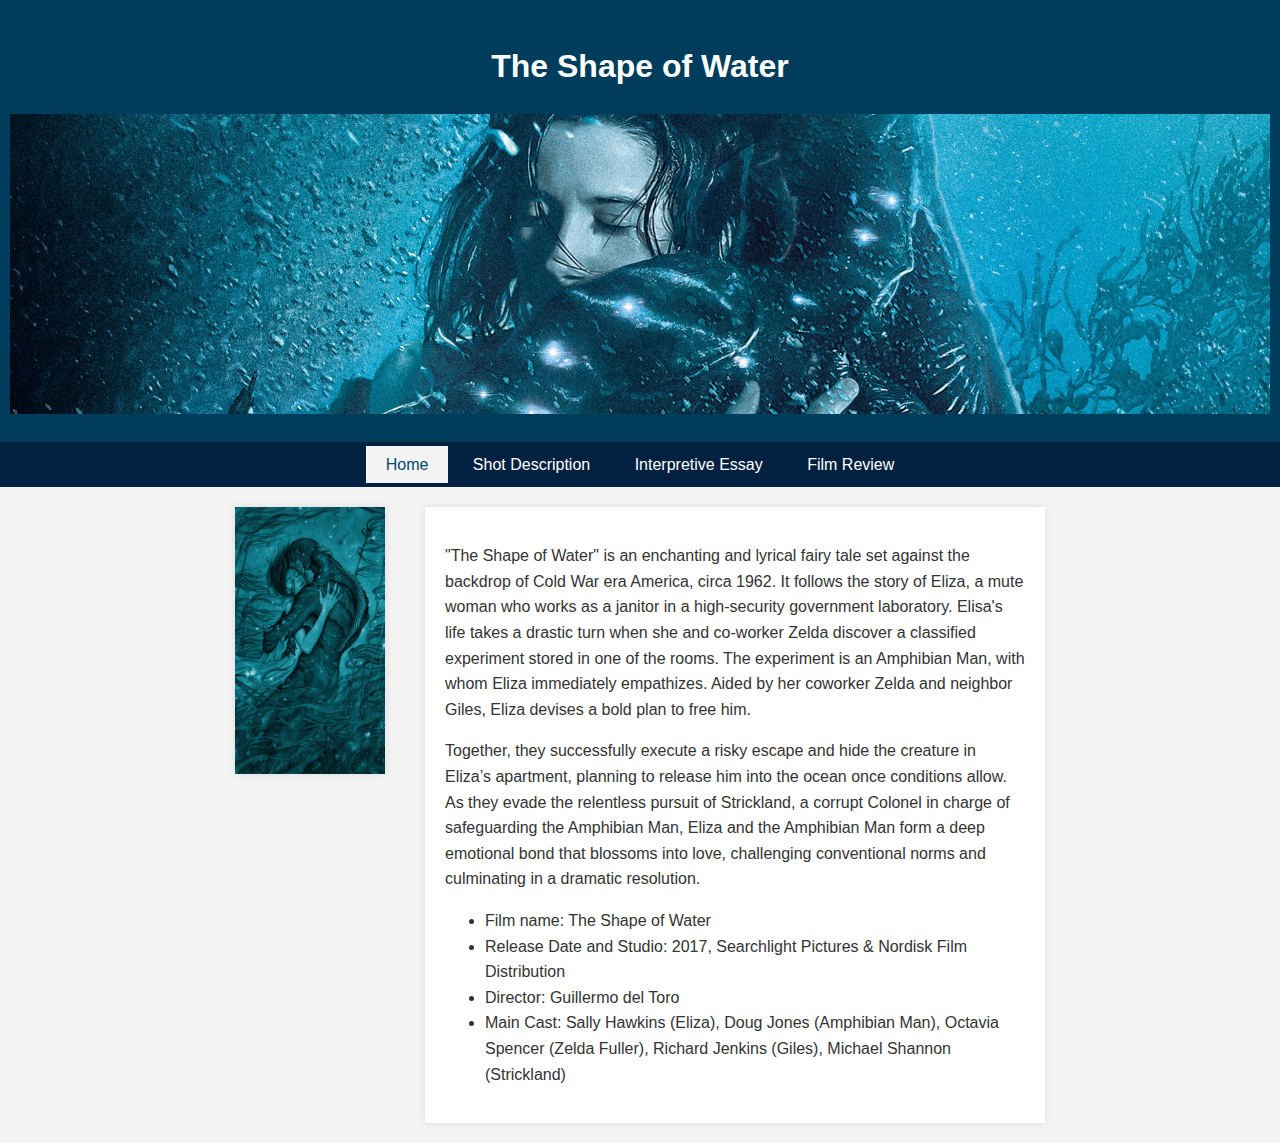
<file: index.html>
<!DOCTYPE html>
<html lang="en">
<head>
    <meta charset="UTF-8">
    <meta name="viewport" content="width=device-width, initial-scale=1.0">
    <title>The Shape of Water Review</title>
    <link rel="stylesheet" type="text/css" href="./css/style.css">
</head>
<body>
    <header>
        <h1>The Shape of Water</h1>
        <img src="images/shapeofwaterheader.jpeg" alt="The Shape of Water Logo">
    </header>
    <nav>
        <a href="index.html" class="active">Home</a>
        <a href="gallery.html">Shot Description</a>
        <a href="about.html">Interpretive Essay</a>
        <a href="contact.html">Film Review</a>
    </nav>
    <div class="content">
        <img src="images/poster1.jpeg" alt="The Shape of Water Movie Poster" class="main-poster">
        <div class="movie-description">
            <p>
                "The Shape of Water" is an enchanting and lyrical fairy tale set against the backdrop of Cold War era America, circa 1962. 
                It follows the story of Eliza, a mute woman who works as a janitor in a high-security government laboratory. 
                Elisa's life takes a drastic turn when she and co-worker Zelda discover a classified experiment stored in one of the rooms.
                The experiment is an Amphibian Man, with whom Eliza immediately empathizes. Aided by her coworker Zelda and neighbor Giles, Eliza devises a bold plan to free him.
            </p>
            <p>
                Together, they successfully execute a risky escape and hide the creature in Eliza’s apartment, planning to release him into the ocean once conditions allow. 
                As they evade the relentless pursuit of Strickland, a corrupt Colonel in charge of safeguarding the Amphibian Man, Eliza and the Amphibian Man form a deep emotional bond that blossoms into love, challenging conventional norms and culminating in a dramatic resolution.
            </p>
            <ul>
                <li>Film name: The Shape of Water</li> 
                <li>Release Date and Studio: 2017, Searchlight Pictures & Nordisk Film Distribution</li>
                <li>Director: Guillermo del Toro</li>
                <li>Main Cast: Sally Hawkins (Eliza), Doug Jones (Amphibian Man), Octavia Spencer (Zelda Fuller), Richard Jenkins (Giles), Michael Shannon (Strickland)</li>
            </ul>
        </div>
    </div>
</body>
</html>
</file>
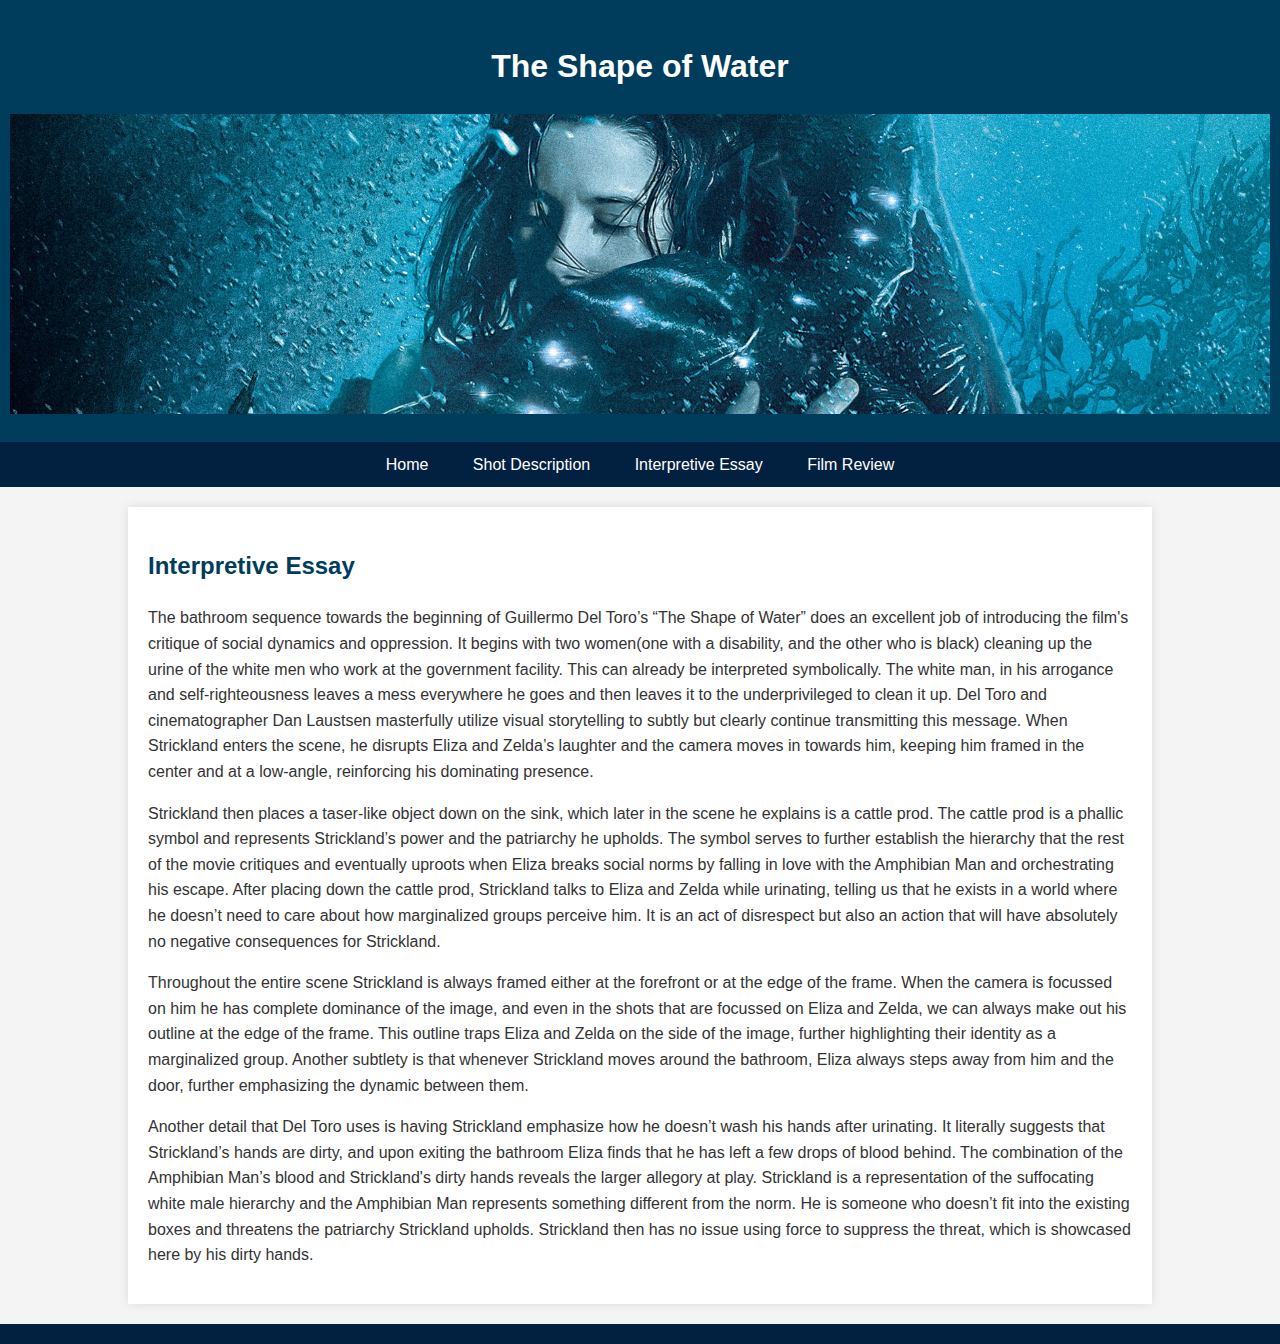
<file: about.html>
<!DOCTYPE html>
<html lang="en">
<head>
    <meta charset="UTF-8">
    <meta name="viewport" content="width=device-width, initial-scale=1.0">
    <title>Interpretive Essay </title>
    <link rel="stylesheet" type="text/css" href="./css/style.css">
</head>
<body>
    <header>
        <h1>The Shape of Water</h1>
        <img src="images/shapeofwaterheader.jpeg" alt="The Shape of Water Logo" >
    </header>
    <nav>
        <a href="index.html">Home</a>
        <a href="gallery.html">Shot Description</a>
        <a href="about.html">Interpretive Essay</a>
        <a href="contact.html">Film Review</a>
    </nav>
    <main class="essay-content">
        <article>
            <h2>Interpretive Essay</h2>
            <p>
                The bathroom sequence towards the beginning of Guillermo Del Toro’s “The Shape of Water” does an excellent job of introducing the film's critique of social dynamics and oppression. It begins with two women(one with a disability, and the other who is black) cleaning up the urine of the white men who work at the government facility. This can already be interpreted symbolically. The white man, in his arrogance and self-righteousness leaves a mess everywhere he goes and then leaves it to the underprivileged to clean it up. Del Toro and cinematographer Dan Laustsen masterfully utilize visual storytelling to subtly but clearly continue transmitting this message. When Strickland enters the scene, he disrupts Eliza and Zelda’s laughter and the camera moves in towards him, keeping him framed in the center and at a low-angle, reinforcing his dominating presence.
            </p>
            <p>
                Strickland then places a taser-like object down on the sink, which later in the scene he explains is a cattle prod. The cattle prod is a phallic symbol and represents Strickland’s power and the patriarchy he upholds. The symbol serves to further establish the hierarchy that the rest of the movie critiques and eventually uproots when Eliza breaks social norms by falling in love with the Amphibian Man and orchestrating his escape. After placing down the cattle prod, Strickland talks to Eliza and Zelda while urinating, telling us that he exists in a world where he doesn’t need to care about how marginalized groups perceive him. It is an act of disrespect but also an action that will have absolutely no negative consequences for Strickland. 
            </p>
            <p>
                Throughout the entire scene Strickland is always framed either at the forefront or at the edge of the frame. When the camera is focussed on him he has complete dominance of the image, and even in the shots that are focussed on Eliza and Zelda, we can always make out his outline at the edge of the frame. This outline traps Eliza and Zelda on the side of the image, further highlighting their identity as a marginalized group. Another subtlety is that whenever Strickland moves around the bathroom, Eliza always steps away from him and the door, further emphasizing the dynamic between them. 

            </p>
            <p>
                Another detail that Del Toro uses is having Strickland emphasize how he doesn’t wash his hands after urinating. It literally suggests that Strickland’s hands are dirty, and upon exiting the bathroom Eliza finds that he has left a few drops of blood behind. The combination of the Amphibian Man’s blood and Strickland's dirty hands reveals the larger allegory at play. Strickland is a representation of the suffocating white male hierarchy and the Amphibian Man represents something different from the norm. He is someone who doesn’t fit into the existing boxes and threatens the patriarchy Strickland upholds. Strickland then has no issue using force to suppress the threat, which is showcased here by his dirty hands.

            </p>
        </article>
    </main>
    <footer>
        <p></p>
    </footer>
</body>
</html>
</file>
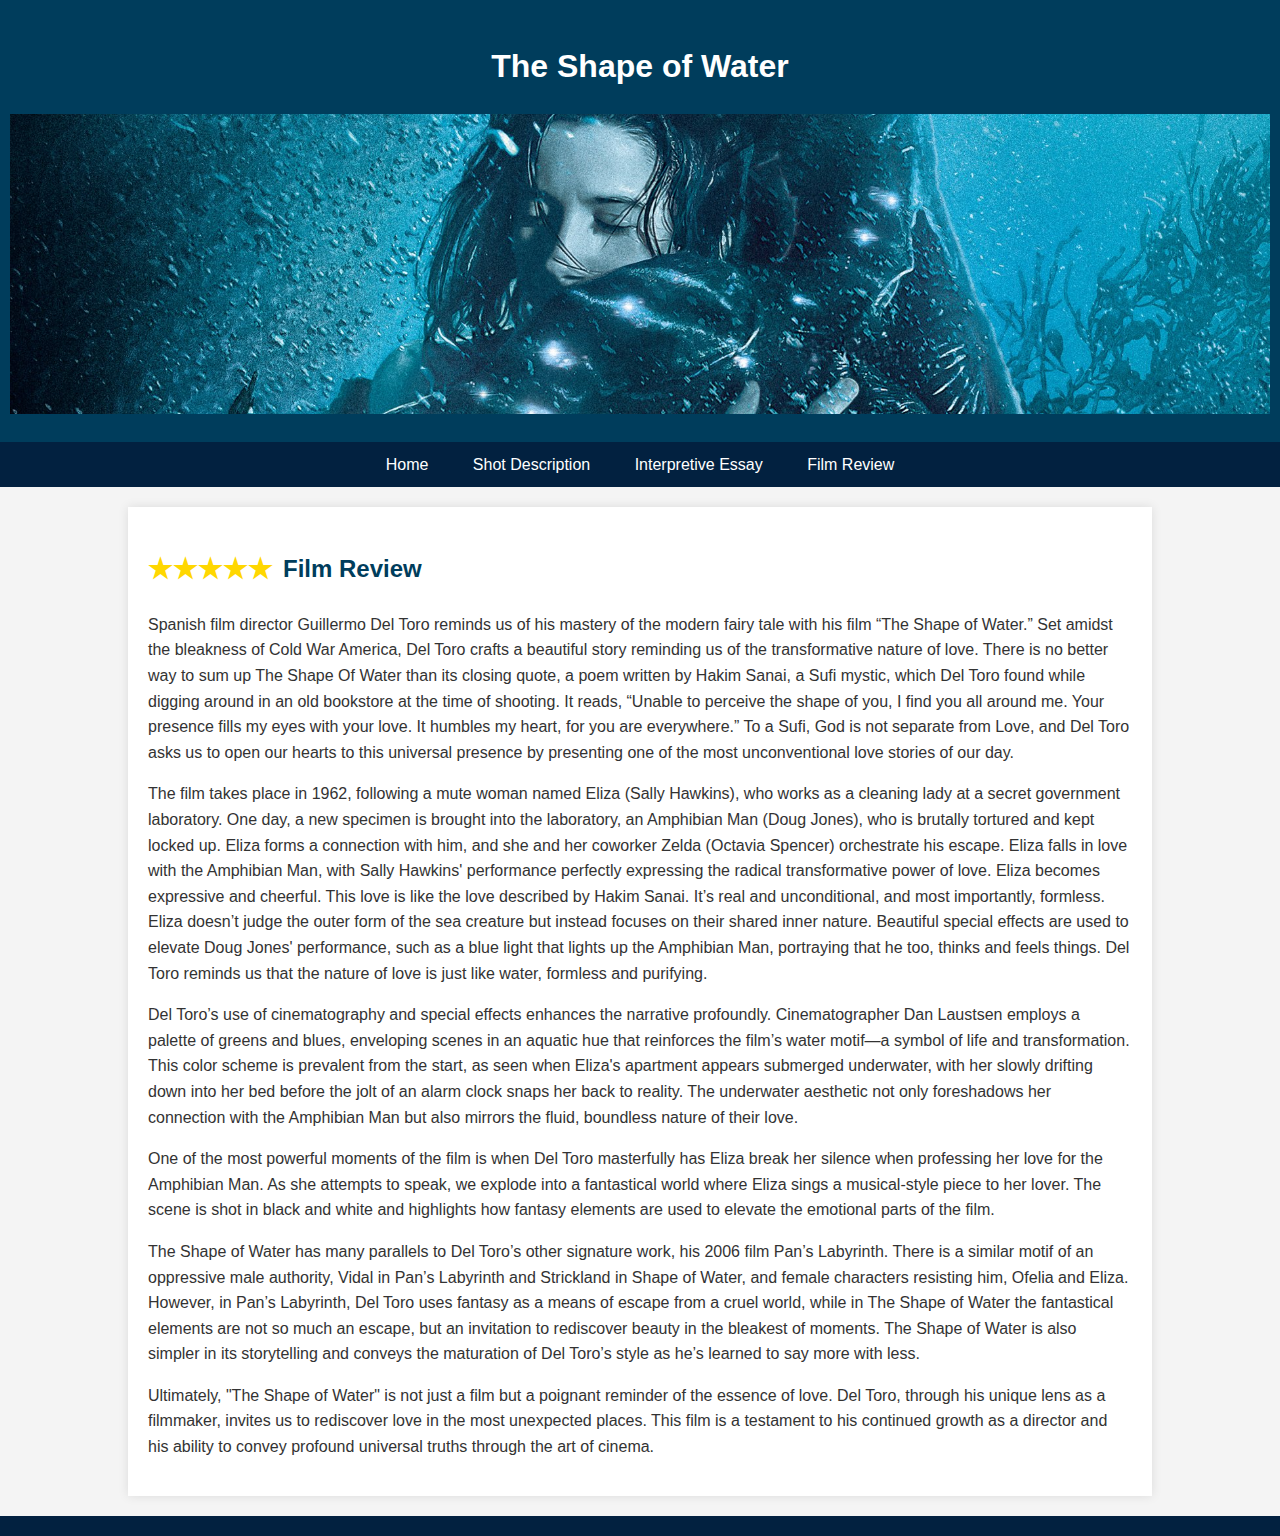
<file: contact.html>
<!DOCTYPE html>
<html lang="en">
<head>
    <meta charset="UTF-8">
    <meta name="viewport" content="width=device-width, initial-scale=1.0">
    <title>Film Review </title>
    <link rel="stylesheet" type="text/css" href="./css/style.css">
</head>
<body>
    <header>
        <h1>The Shape of Water</h1>
        <img src="images/shapeofwaterheader.jpeg" alt="The Shape of Water Logo" >
    </header>
    <nav>
        <a href="index.html">Home</a>
        <a href="gallery.html">Shot Description</a>
        <a href="about.html">Interpretive Essay</a>
        <a href="contact.html">Film Review</a>
    </nav>
    <main class="essay-content">
        <article>
            <h2 class="review">Film Review</h2>
            <p>
                Spanish film director Guillermo Del Toro reminds us of his mastery of the modern fairy tale with his film “The Shape of Water.” Set amidst the bleakness of Cold War America, Del Toro crafts a beautiful story reminding us of the transformative nature of love. There is no better way to sum up The Shape Of Water than its closing quote, a poem written by Hakim Sanai, a Sufi mystic, which Del Toro found while digging around in an old bookstore at the time of shooting. It reads, “Unable to perceive the shape of you, I find you all around me. Your presence fills my eyes with your love. It humbles my heart, for you are everywhere.” To a Sufi, God is not separate from Love, and Del Toro asks us to open our hearts to this universal presence by presenting one of the most unconventional love stories of our day.
            </p>
            <p>
                The film takes place in 1962, following a mute woman named Eliza (Sally Hawkins), who works as a cleaning lady at a secret government laboratory. One day, a new specimen is brought into the laboratory, an Amphibian Man (Doug Jones), who is brutally tortured and kept locked up. Eliza forms a connection with him, and she and her coworker Zelda (Octavia Spencer) orchestrate his escape. Eliza falls in love with the Amphibian Man, with Sally Hawkins' performance perfectly expressing the radical transformative power of love. Eliza becomes expressive and cheerful. This love is like the love described by Hakim Sanai. It’s real and unconditional, and most importantly, formless. Eliza doesn’t judge the outer form of the sea creature but instead focuses on their shared inner nature. Beautiful special effects are used to elevate Doug Jones' performance, such as a blue light that lights up the Amphibian Man, portraying that he too, thinks and feels things. Del Toro reminds us that the nature of love is just like water, formless and purifying. 
            </p>
            <p>
                Del Toro’s use of cinematography and special effects enhances the narrative profoundly. Cinematographer Dan Laustsen employs a palette of greens and blues, enveloping scenes in an aquatic hue that reinforces the film’s water motif—a symbol of life and transformation. This color scheme is prevalent from the start, as seen when Eliza's apartment appears submerged underwater, with her slowly drifting down into her bed before the jolt of an alarm clock snaps her back to reality. The underwater aesthetic not only foreshadows her connection with the Amphibian Man but also mirrors the fluid, boundless nature of their love.
            </p>
            <p>
                One of the most powerful moments of the film is when Del Toro masterfully has Eliza break her silence when professing her love for the Amphibian Man. As she attempts to speak, we explode into a fantastical world where Eliza sings a musical-style piece to her lover. The scene is shot in black and white and highlights how fantasy elements are used to elevate the emotional parts of the film.
            </p>
            <p>
                The Shape of Water has many parallels to Del Toro’s other signature work, his 2006 film Pan’s Labyrinth. There is a similar motif of an oppressive male authority, Vidal in Pan’s Labyrinth and Strickland in Shape of Water, and female characters resisting him, Ofelia and Eliza. However, in Pan’s Labyrinth, Del Toro uses fantasy as a means of escape from a cruel world, while in The Shape of Water the fantastical elements are not so much an escape, but an invitation to rediscover beauty in the bleakest of moments. The Shape of Water is also simpler in its storytelling and conveys the maturation of Del Toro’s style as he’s learned to say more with less.
            </p>
            <p>
                Ultimately, "The Shape of Water" is not just a film but a poignant reminder of the essence of love. Del Toro, through his unique lens as a filmmaker, invites us to rediscover love in the most unexpected places. This film is a testament to his continued growth as a director and his ability to convey profound universal truths through the art of cinema.
            </p>
        </article>
    </main>
    <footer>
        <p></p>
    </footer>
</body>
</html>
</file>
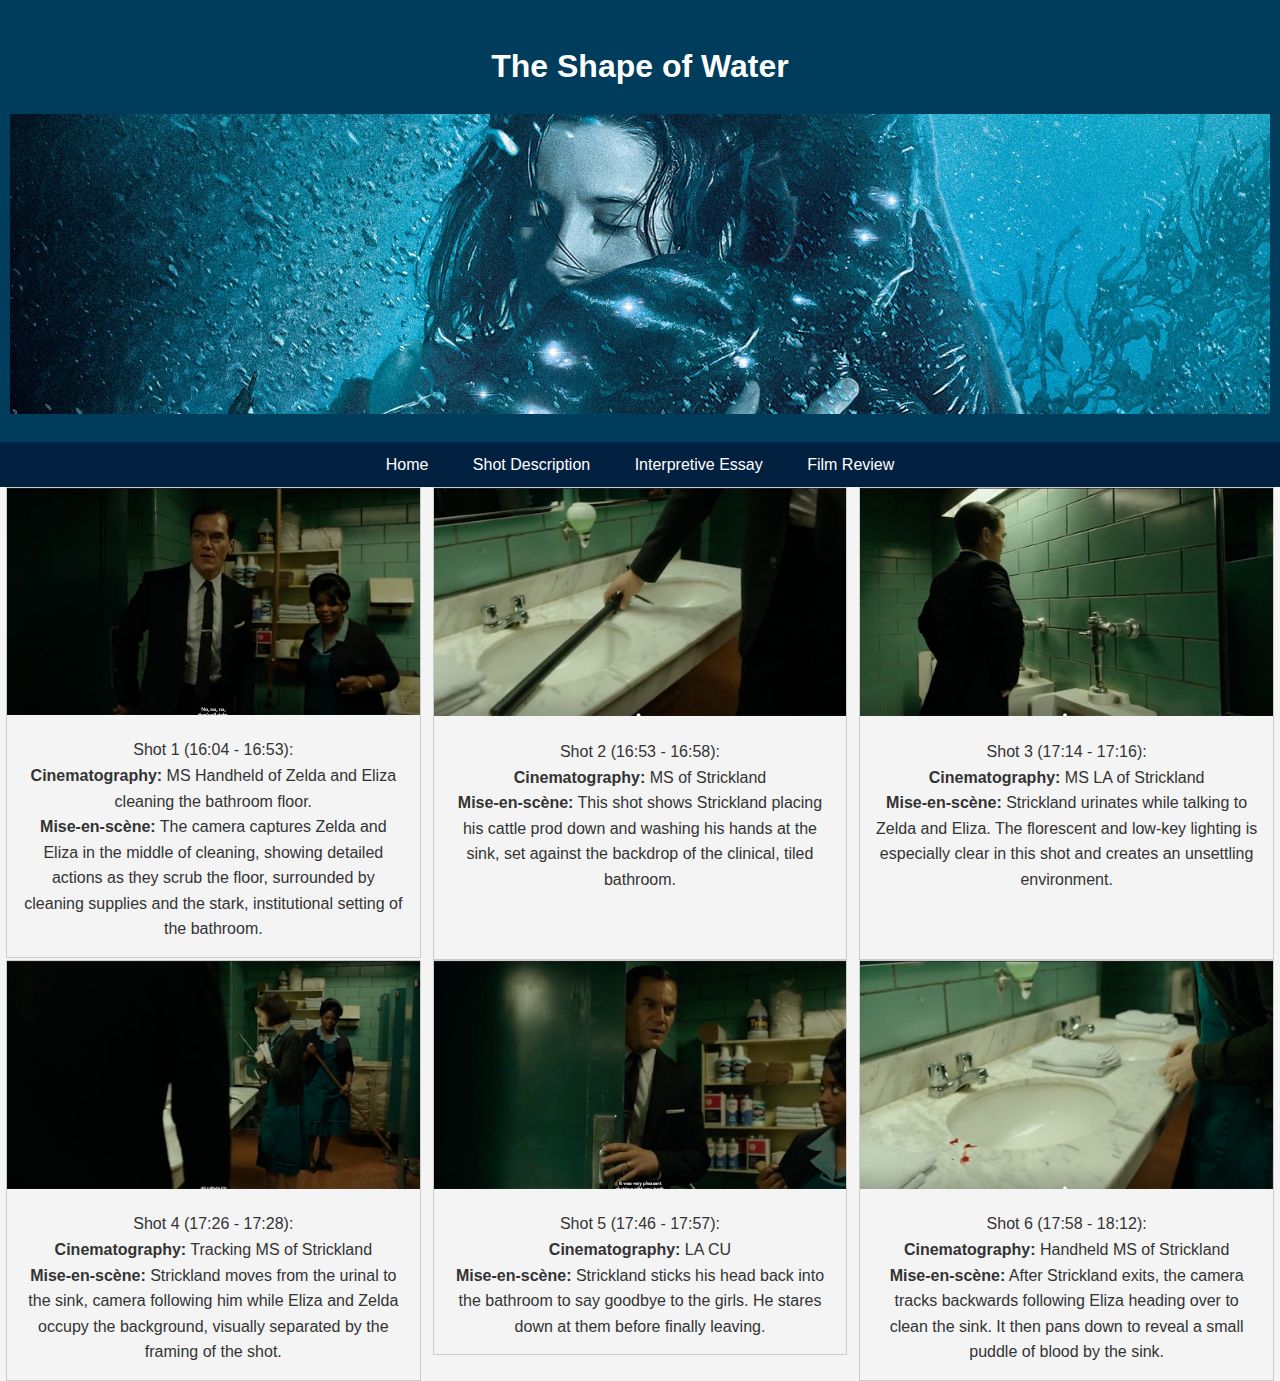
<file: gallery.html>
<!DOCTYPE html>
<html lang="en">
<head>
    <meta charset="UTF-8">
    <meta name="viewport" content="width=device-width, initial-scale=1.0">
    <title>Gallery</title>
    <link rel="stylesheet" type="text/css" href="./css/style.css">
</head>
<body>
    <header>
        <h1>The Shape of Water</h1>
        <img src="images/shapeofwaterheader.jpeg" alt="The Shape of Water Logo">
    </header>
    <nav>
        <a href="index.html">Home</a>
        <a href="gallery.html">Shot Description</a>
        <a href="about.html">Interpretive Essay</a>
        <a href="contact.html">Film Review</a>
    </nav>

    <!-- Image 1 (already provided) -->
    <div class="responsive">
        <div class="gallery">
            <a target="_blank" >
                <img src="images/shot1.png" alt="Shot 1">
            </a>
            <div class="desc">
                Shot 1 (16:04 - 16:53):<br>
                <strong>Cinematography:</strong> MS Handheld of Zelda and Eliza cleaning the bathroom floor.<br>
                <strong>Mise-en-scène:</strong> The camera captures Zelda and Eliza in the middle of cleaning, showing detailed actions as they scrub the floor, surrounded by cleaning supplies and the stark, institutional setting of the bathroom.
            </div>
            
        </div>
    </div>

    <!-- Image 2 -->
    <div class="responsive">
        <div class="gallery">
            <a target="_blank" >
                <img src="images/shot2.png" alt="Shot 2">
            </a>
            <div class="desc">
                Shot 2 (16:53 - 16:58):<br>
                <strong>Cinematography:</strong> MS of Strickland<br>
                <strong>Mise-en-scène:</strong> This shot shows Strickland placing his cattle prod down and washing his hands at the sink, set against the backdrop of the clinical, tiled bathroom.
                <br> <br> <br>
            </div>
        </div>
    </div>

    <!-- Image 3 -->
    <div class="responsive">
        <div class="gallery">
            <a target="_blank" >
                <img src="images/strickland1.png" alt="Shot 3">
            </a>
            <div class="desc">
                Shot 3 (17:14 - 17:16):<br>
                <strong>Cinematography:</strong> MS LA of Strickland<br>
                <strong>Mise-en-scène:</strong> Strickland urinates while talking to Zelda and Eliza. The florescent and low-key lighting is especially clear in this shot and creates an unsettling environment.
                <br> <br><br> 
            </div>
        </div>
    </div>

    <!-- Image 4 -->
    <div class="responsive">
        <div class="gallery">
            <a target="_blank" >
                <img src="images/strickland2.png" alt="Shot 4">
            </a>
            <div class="desc">
                Shot 4 (17:26 - 17:28):<br>
                <strong>Cinematography:</strong> Tracking MS of Strickland <br>
                <strong>Mise-en-scène:</strong> Strickland moves from the urinal to the sink, camera following him while Eliza and Zelda occupy the background, visually separated by the framing of the shot.
            </div>
        </div>
    </div>

    <!-- Image 5 -->
    <div class="responsive">
        <div class="gallery">
            <a target="_blank" >
                <img src="images/strickland3.png" alt="Shot 5">
            </a>
            <div class="desc">
                Shot 5 (17:46 - 17:57):<br>
                <strong>Cinematography:</strong> LA CU<br>
                <strong>Mise-en-scène:</strong>  Strickland sticks his head back into the bathroom to say goodbye to the girls. He stares down at them before finally leaving.
            </div>
        </div>
    </div>

    <!-- Image 6 -->
    <div class="responsive">
        <div class="gallery">
            <a target="_blank" >
                <img src="images/blood.png" alt="Shot 6">
            </a>
            <div class="desc">
                Shot 6 (17:58 - 18:12):<br>
                <strong>Cinematography:</strong> Handheld MS of Strickland <br>
                <strong>Mise-en-scène:</strong> After Strickland exits, the camera tracks backwards following Eliza heading over to clean the sink. It then pans down to reveal a small puddle of blood by the sink.
            </div>
        </div>
    </div>

    <!-- Clearfix to clear the float -->
    <div class="clearfix"></div>
</body>
</html>
</file>
<file: css/style.css>
body {
    font-family: 'Arial', sans-serif;
    margin: 0;
    padding: 0;
    background: #f4f4f4;
    color: #333;
}

header {
    background-color: #022140;
    color: white;
    padding: 20px 10px;
    text-align: center;
    position: relative;
}

header img {
    max-width: 100%;
    height: auto;
}

nav {
    background-color: #014a68;
    text-align: center;
    padding: 10px 0;
}

nav a {
    color: white;
    padding: 10px 20px;
    text-decoration: none;
    font-size: 18px;
}

nav a.active, nav a:hover {
    background-color: #f4f4f4;
    color: #014a68;
}

.content {
    display: flex;
    flex-direction: row;
    justify-content: center;
    align-items: flex-start;
    padding: 20px;
    gap: 20px;
}

.main-poster {
    width: 50%; /* Increased from 40% to 50% */
    height: auto;
    box-shadow: 0 0 10px rgba(0, 0, 0, 0.1);
    
}

.movie-description {
    width: 50%; /* Decreased from 60% to 50% */
    background: white;
    padding: 20px;
    box-shadow: 0 0 8px rgba(0, 0, 0, 0.1);
}

@media (max-width: 768px) {
    .content {
        flex-direction: column;
        align-items: center;
    }

    .main-poster, .movie-description {
        width: 100%;
    }
}


.content img {
    width: 200px;
    height: auto;
    margin-right: 20px;
}

header img {
    width: 100%; /* make the header image responsive */
    max-height: 300px; /* reduce the maximum height */
    object-fit: cover; /* ensure the image covers the area without distorting the aspect ratio */
}

.content img {
    width: 150px; /* adjust according to your layout needs */
    height: auto; /* maintain aspect ratio */
    margin-right: 20px;
}
div.gallery {
    border: 1px solid #ccc;
  }
  
  div.gallery:hover {
    border: 1px solid #777;
  }
  
  div.gallery img {
    width: 100%;
    height: auto;
  }
  
  div.desc {
    padding: 15px;
    text-align: center;
  }
  
  * {
    box-sizing: border-box;
  }
  
  .responsive {
    padding: 0 6px;
    float: left;
    width: 24.99999%;
  }
  
  @media only screen and (max-width: 700px) {
    .responsive {
      width: 49.99999%;
      margin: 6px 0;
    }
  }
  
  @media only screen and (max-width: 500px) {
    .responsive {
      width: 100%;
    }
  }
  
  .clearfix:after {
    content: "";
    display: table;
    clear: both;
  }

  .responsive {
    padding: 0 6px;
    float: left;
    width: 33.33333%; /* Changed to fit three per row */
}

@media only screen and (max-width: 700px) {
    .responsive {
        width: 49.99999%;
        margin: 6px 0;
    }
}

@media only screen and (max-width: 500px) {
    .responsive {
        width: 100%;
    }
}

body {
    font-family: Arial, sans-serif;
    line-height: 1.6;
    margin: 0;
    padding: 0;
    color: #333;
    background-color: #f4f4f4;
}

header {
    background-color: #003D5C;
    color: white;
    padding: 20px 10px;
    text-align: center;
}

nav {
    background-color: #022140;
    text-align: center;
    padding: 10px 0;
}

nav a {
    color: white;
    padding: 10px 20px;
    text-decoration: none;
    font-size: 16px;
}

.essay-content {
    width: 80%;
    margin: 20px auto;
    padding: 20px;
    background: white;
    box-shadow: 0 0 10px 0 rgba(0,0,0,0.1);
}

article h2 {
    color: #003D5C;
}

footer {
    text-align: center;
    padding: 10px 0;
    background-color: #022140;
    color: white;
}

footer p {
    margin: 0;
}

h2 {
    display: flex;
    align-items: center;
    font-size: 24px; /* Adjust the font size as needed */
}

.review:before {
    content: "\2605\2605\2605\2605\2605"; /* Unicode for solid stars */
    color: gold; /* Star color */
    margin-right: 10px; /* Space between stars and the text */
    font-size: 28px; /* Star size */
}
</file>
